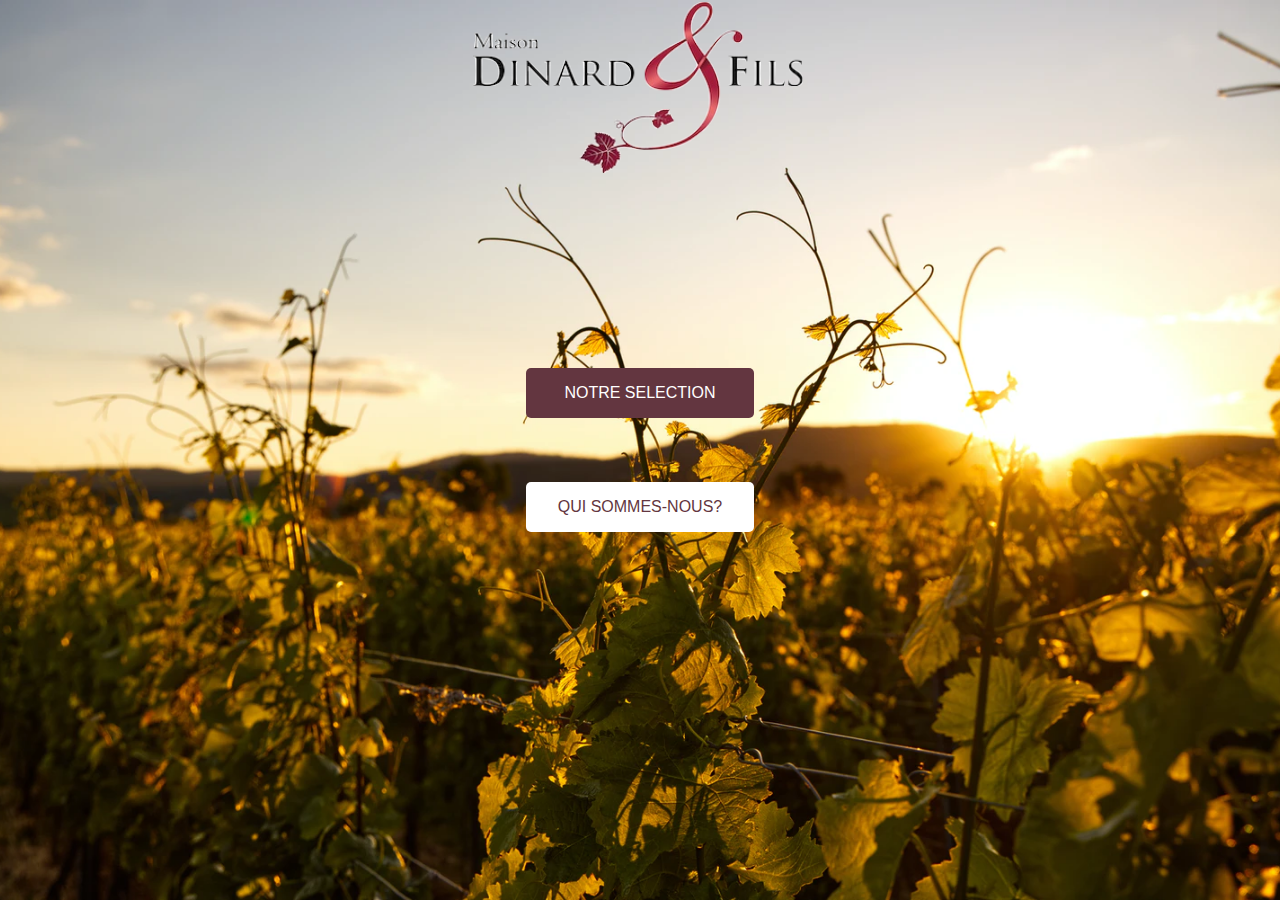
<file: index.html>
<!DOCTYPE html>
<html lang="en">
    <head>
        <meta charset="UTF-8" />
        <meta http-equiv="X-UA-Compatible" content="IE=edge" />
        <meta name="viewport" content="width=device-width, initial-scale=1.0" />
        <link rel="stylesheet" href="./style.css" />
        <link
            rel="stylesheet"
            href="https://cdnjs.cloudflare.com/ajax/libs/font-awesome/5.15.4/css/all.min.css"
        />
        <title>Maison Dinard & Fils</title>
    </head>

    <body id="index">
        <nav>
            <a href="./index.html">
                <img src="./img/logo-transparent.png" />
            </a>
        </nav>

        <div class="hero">
            <img src="./img/wineyards.jpg" alt="hero" />
            <div class="hero-links">
                <a href="./selection.html" class="shop">NOTRE SELECTION</a>
                <a href="./about.html" class="nous">QUI SOMMES-NOUS?</a>
            </div>
        </div>

        <footer>
            <p>Copyright © 2021 - Maison Dinard & Fils SAS -</p>
            <p>
                +33 (0)6 51 49 08 39 -
                <a href="mailto:pierrick.dinard@maisondinard.fr"
                    >Nous contacter par email</a
                >
            </p>
        </footer>
    </body>
</html>
</file>
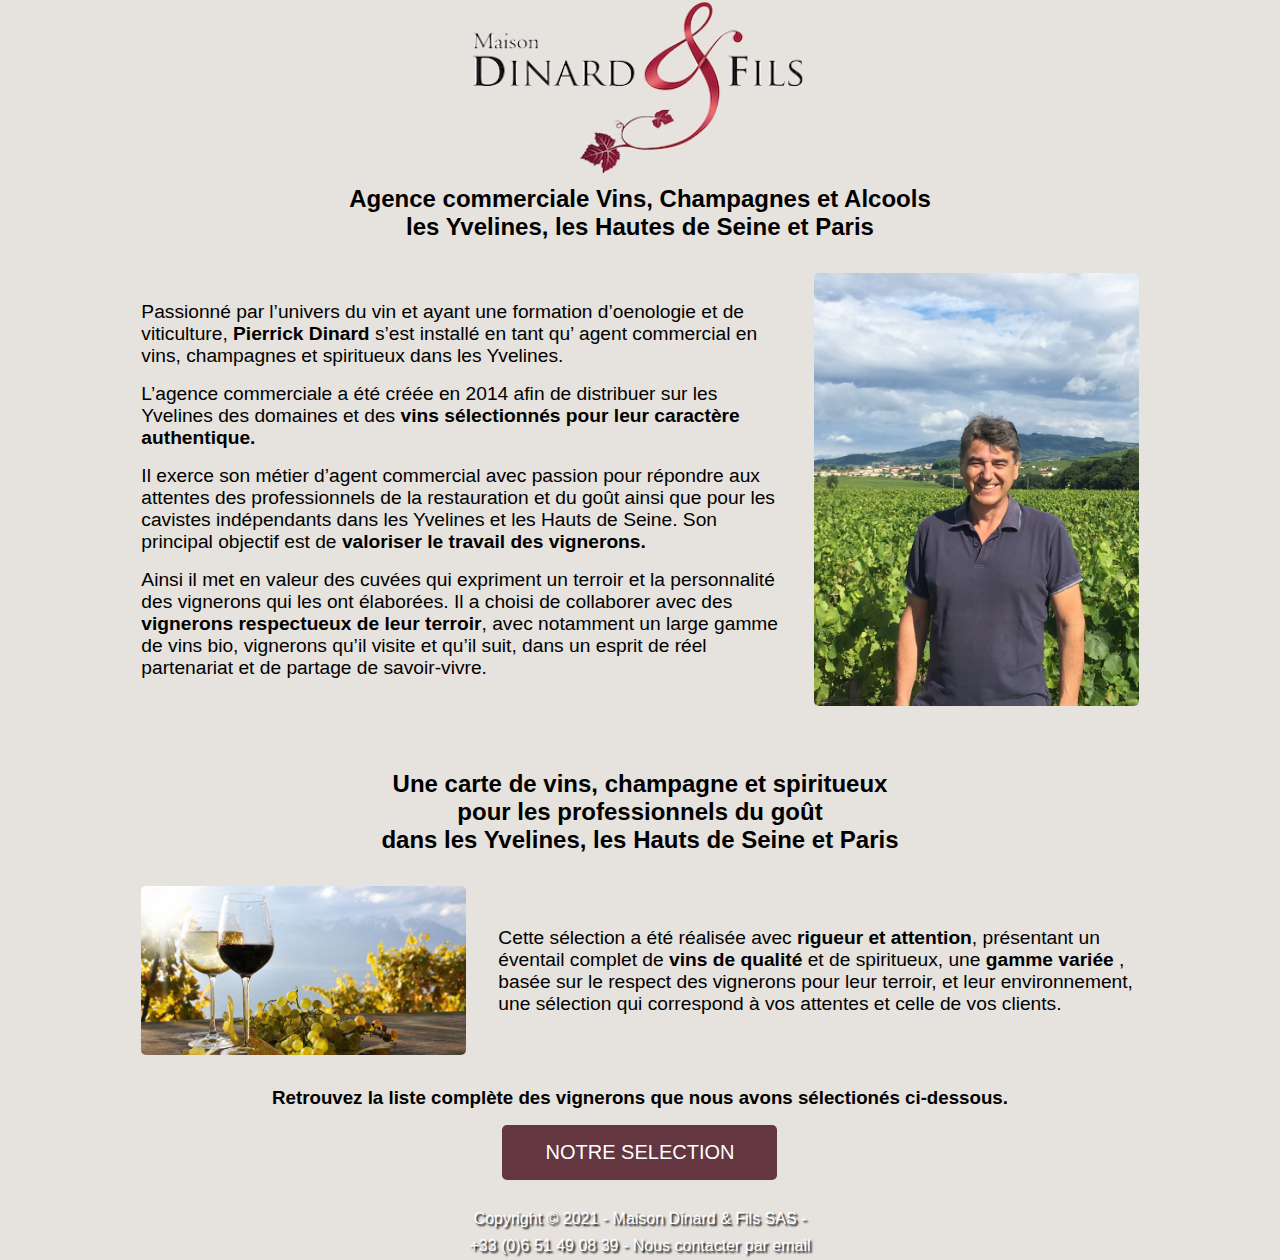
<file: about.html>
<!DOCTYPE html>
<html lang="en">
    <head>
        <meta charset="UTF-8" />
        <meta http-equiv="X-UA-Compatible" content="IE=edge" />
        <meta name="viewport" content="width=device-width, initial-scale=1.0" />
        <link rel="stylesheet" href="./style.css" />
        <link
            rel="stylesheet"
            href="https://cdnjs.cloudflare.com/ajax/libs/font-awesome/5.15.4/css/all.min.css"
        />
        <title>Maison DInard & Fils - Qui sommes-nous?</title>
    </head>

    <body>
        <nav>
            <a href="./index.html">
                <img src="./img/logo-transparent.png" />
            </a>
        </nav>

        <div class="agency">
            <h2>
                Agence commerciale Vins, Champagnes et Alcools <br />
                <span>les Yvelines, les Hautes de Seine et Paris</span>
            </h2>
            <div class="pierrick">
                <div class="txt">
                    <p>
                        Passionné par l’univers du vin et ayant une formation
                        d’oenologie et de viticulture,
                        <b>Pierrick Dinard</b> s’est installé en tant qu’ agent
                        commercial en vins, champagnes et spiritueux dans les
                        Yvelines.
                    </p>
                    <p>
                        L’agence commerciale a été créée en 2014 afin de
                        distribuer sur les Yvelines des domaines et des
                        <b
                            >vins sélectionnés pour leur caractère
                            authentique.</b
                        >
                    </p>
                    <p>
                        Il exerce son métier d’agent commercial avec passion
                        pour répondre aux attentes des professionnels de la
                        restauration et du goût ainsi que pour les cavistes
                        indépendants dans les Yvelines et les Hauts de Seine.
                        Son principal objectif est de
                        <b>valoriser le travail des vignerons.</b>
                    </p>
                    <p>
                        Ainsi il met en valeur des cuvées qui expriment un
                        terroir et la personnalité des vignerons qui les ont
                        élaborées. Il a choisi de collaborer avec des
                        <b>vignerons respectueux de leur terroir</b>, avec
                        notamment un large gamme de vins bio, vignerons qu’il
                        visite et qu’il suit, dans un esprit de réel partenariat
                        et de partage de savoir-vivre.
                    </p>
                </div>
                <img src="./img/pierrick.jpg" alt="" />
            </div>

            <h2>
                Une carte de vins, champagne et spiritueux <br />
                pour les professionnels du goût <br />
                dans les Yvelines, les Hauts de Seine et Paris
            </h2>
            <div class="carte">
                <img src="./img/vins.jpg" alt="" />
                <div class="txt">
                    <p>
                        Cette sélection a été réalisée avec
                        <b>rigueur et attention</b>, présentant un éventail
                        complet de <b>vins de qualité</b> et de spiritueux, une
                        <b>gamme variée</b> , basée sur le respect des vignerons
                        pour leur terroir, et leur environnement, une sélection
                        qui correspond à vos attentes et celle de vos clients.
                    </p>
                </div>

                <div class="forward">
                    <h3>
                        Retrouvez la liste complète des vignerons que nous avons
                        sélectionés ci-dessous.
                    </h3>
                    <a class="selection" href="./selection.html"
                        >NOTRE SELECTION
                    </a>
                </div>
            </div>
        </div>

        <footer>
            <p>Copyright © 2021 - Maison Dinard & Fils SAS -</p>
            <p>
                +33 (0)6 51 49 08 39 -
                <a href="mailto:pierrick.dinard@maisondinard.fr"
                    >Nous contacter par email</a
                >
            </p>
        </footer>
    </body>
</html>
</file>
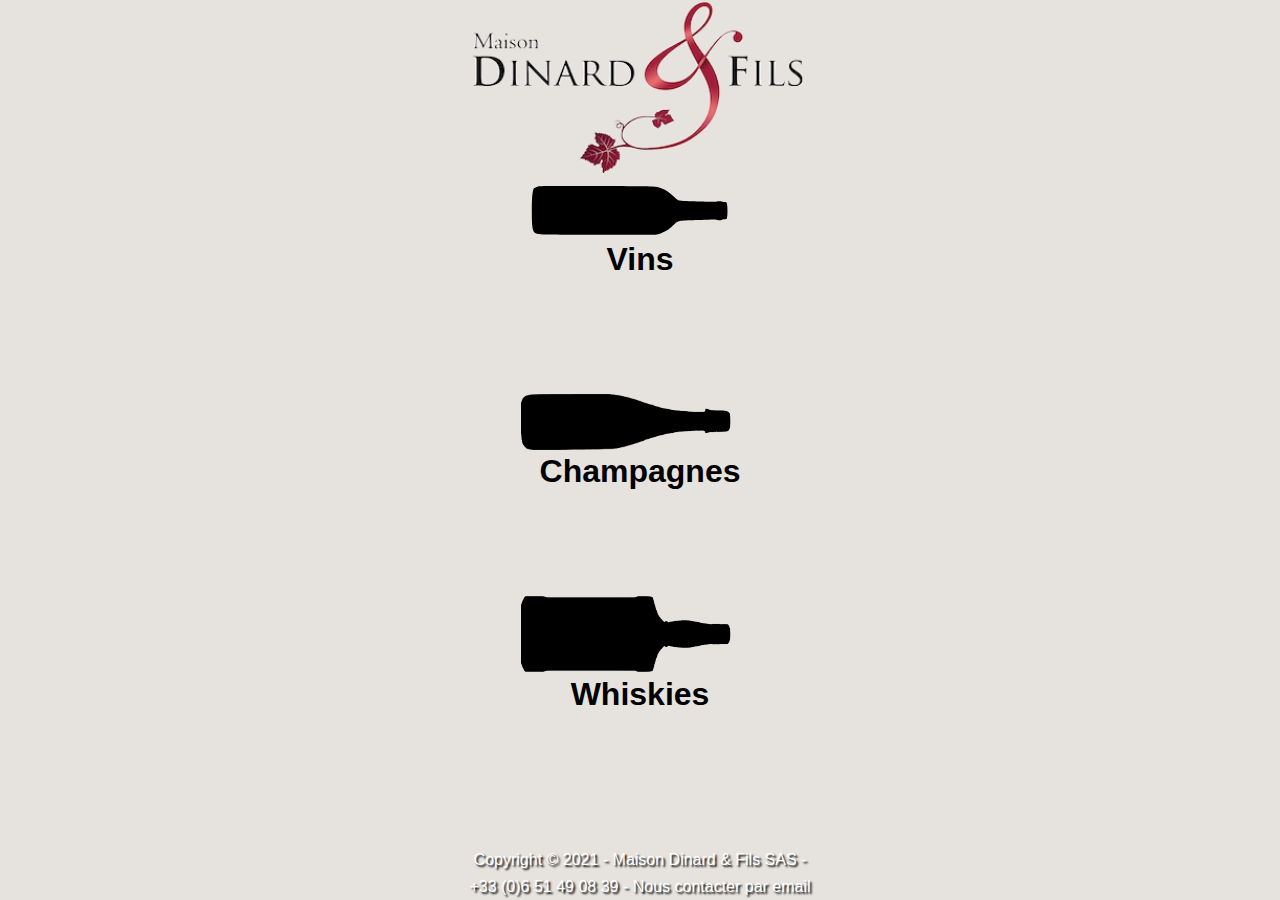
<file: selection.html>
<!DOCTYPE html>
<html lang="en">
    <head>
        <meta charset="UTF-8" />
        <meta http-equiv="X-UA-Compatible" content="IE=edge" />
        <meta name="viewport" content="width=device-width, initial-scale=1.0" />
        <link rel="stylesheet" href="./style.css" />
        <link
            rel="stylesheet"
            href="https://cdnjs.cloudflare.com/ajax/libs/font-awesome/5.15.4/css/all.min.css"
        />
        <script src="//cdn.amcharts.com/lib/4/core.js" defer></script>
        <script src="//cdn.amcharts.com/lib/4/maps.js" defer></script>
        <script src="./franceHigh.js" defer></script>
        <script src="./script.js" defer></script>
        <title>Maison Dinard & Fils - Notre Selection</title>
    </head>

    <body>
        <nav>
            <a href="./index.html">
                <img src="./img/logo-transparent.png" />
            </a>
        </nav>

        <section class="beverage-choice">
            <div class="vins">
                <img src="./img/winebottle.svg" alt="" />
                <h1>Vins</h1>
            </div>

            <div class="champagnes">
                <img src="./img/champagnebottle.svg" alt="" />
                <h1>Champagnes</h1>
            </div>

            <div class="whiskies">
                <img src="./img/whiskeybottle.svg" alt="" />
                <h1>Whiskies</h1>
            </div>
        </section>
        <a href="./PDF/Vin/BOURGOGNE/Domaine de la Ferté/givry-2018.pdf"></a>

        <section class="sectionMap invisible">
            <div class="map invisible">
                <div id="chartdiv"></div>
                <div class="mobileChoice invisible"></div>
            </div>

            <section class="mapOverlay invisible">
                <h1 class="overlayH1"></h1>
                <i class="fas fa-times close-btn"></i>
            </section>
        </section>

        <section class="champagne invisible">
            <div class="billecart">
                <img src="./img/champagne/logo-billecart.svg" alt="" />
                <div class="billecart-txt">
                    <p>
                        Le champagne de la Maison repose, avant tout, sur le
                        savoir-faire unique de ses hommes qui choient avec
                        rigueur un domaine de 100 hectares et s’approvisionnent
                        sur une superficie totale de 300 hectares en raisins
                        dans 40 crus de la Champagne.
                    </p>
                    <p>
                        La plupart des raisins utilisés pour la vinification
                        proviennent d’un rayon de 20 km autour d’Epernay, là où
                        coexistent les grands crus de Pinot Noir, de Chardonnay
                        et de Pinot Meunier dans les terres de la Montagne de
                        Reims, de la Côte des Blancs et de la Vallée de la
                        Marne.
                    </p>
                    <p>
                        Tout a commencé ici en 1818, lorsque Nicolas François
                        Billecart et Elisabeth Salmon s’unirent pour donner
                        naissance à leur Maison de Champagne. Une histoire de
                        famille puisque Louis Salmon, frère d’Elisabeth et
                        passionné d’œnologie, était impliqué dans l’élaboration
                        des vins.
                    </p>
                    <p>
                        Ainsi, depuis 7 générations, chacun des membres de la
                        famille s’attache à perpétuer la tradition familiale en
                        restant fidèle à un serment immuable :<b
                            >"privilégier la qualité, viser l’excellence".</b
                        >
                    </p>
                </div>
                <a href="javascript:;" class="discover-billecart"
                    >DECOUVRIR LA SELECTION</a
                >
            </div>

            <div class="billecart-selection invisible">
                <div class="collection">
                    <div>
                        <img
                            src="./img/champagne/billecart/Collection/Billecart-Salmon_Champagne-Brut Reserve.png"
                            alt=""
                        />
                        <h1>Brut Réserve</h1>
                    </div>
                    <div>
                        <img
                            src="./img/champagne/billecart/Collection/Billecart-Salmon_Champagne-Brut Rose.png"
                            alt=""
                        />
                        <h1>Brut Rosé</h1>
                    </div>
                    <div>
                        <img
                            src="./img/champagne/billecart/Collection/Billecart-Salmon_Champagne-Brut-nature.png"
                            alt=""
                        />
                        <h1>Brut Nature</h1>
                    </div>
                    <div>
                        <img
                            src="./img/champagne/billecart/Collection/Billecart-Salmon_Champagne-Demi-sec.png"
                            alt=""
                        />
                        <h1>Demi-sec</h1>
                    </div>
                    <div>
                        <img
                            src="./img/champagne/billecart/Collection//brut-sous-bois-1613144029468213077.png"
                            alt=""
                        />
                        <h1>Brut sous bois</h1>
                    </div>
                    <div>
                        <img
                            src="./img/champagne/billecart/Collection/Billecart-Salmon_Champagne-Brut Blanc de Blancs.png"
                            alt=""
                        />
                        <h1>Blanc des blancs</h1>
                    </div>
                </div>

                <div class="cuvees">
                    <div>
                        <img
                            src="./img/champagne/billecart/Cuvees/cuvee-elisabeth-salmon-2008-1617373414232035469.png"
                            alt=""
                        />
                        <h1>
                            Cuvée <br />
                            Elisabeth Salmon <br />
                            - 2008 -
                        </h1>
                    </div>
                    <div>
                        <img
                            src="./img/champagne/billecart/Cuvees/cuvee-louis-salmon-2007-16131460071977013918.png"
                            alt=""
                        />
                        <h1>
                            Cuvée <br />
                            Louis Salmon <br />
                            - 2007 -
                        </h1>
                    </div>
                    <div>
                        <img
                            src="./img/champagne/billecart/Cuvees/cuvee-nicolas-francois-2002-1614328065856143167.png"
                            alt=""
                        />
                        <h1>
                            Cuvée <br />
                            Nicolas François <br />
                            - 2002 -
                        </h1>
                    </div>
                    <div>
                        <img
                            src="./img/champagne/billecart/Cuvees/cuvee-nicolas-francois-2007-1613144957543396794.png"
                            alt=""
                        />
                        <h1>
                            Cuvée <br />
                            Nicolas François <br />
                            - 2007 -
                        </h1>
                    </div>
                </div>

                <div class="millesime">
                    <div>
                        <img
                            src="./img/champagne/billecart/Millesime/Billecart-Salmon_Champagne-Millesime Clos Saint-Hilaire 2003.png"
                            alt=""
                        />
                        <h1>
                            Le Clos Saint-Hilaire <br />
                            - 2003 -
                        </h1>
                    </div>
                </div>

                <div class="close-btn">
                    <i class="fas fa-times"></i>
                    <h1>Fermer</h1>
                </div>
            </div>

            <div class="drappier invisible">
                <img src="./img/champagne/logo-drappier.png" alt="" />
                <div class="drappier-txt">
                    <p>
                        Si la vigne fut plantée pour la première fois à Urville
                        par les Gallo-Romains il y a 2000 ans, c’est Saint
                        Bernard, fondateur de l’Abbaye de Clairvaux qui fit
                        construire nos caves en 1152.
                    </p>
                    <p>
                        Sept siècles plus tard, en 1808, c’est autour de ce
                        témoignage médiéval, magnifiquement préservé, où dorment
                        des cuvées, que fut créé le domaine familial dirigé
                        aujourd’hui par Michel Drappier. Terre d’accueil du
                        Pinot Noir, cépage qui « coule dans nos veines », c’est
                        à Urville que fut planté notre vignoble, cultivé selon
                        les principes du bio et du naturel.
                    </p>
                    <p>
                        Comme des « archives » de la longue histoire de notre
                        maison, nous continuons également à cultiver des cépages
                        oubliés et pourtant inoubliables : le Fromenteau,
                        l’Arbane, le Petit Meslier et le Blanc Vrai.
                    </p>
                    <p>
                        Aujourd’hui, à l’excellence sophistiquée parfois
                        surfaite, nous préférons
                        <b> l’authenticité et le naturel.</b> Grâce notamment à
                        un très faible dosage et un usage extrêmement modéré des
                        sulfites, dont la cuvée Brut Nature Sans Soufre est
                        l’aboutissement, nous mettons en exergue les multiples
                        facettes de nos terroirs et de nos vinifications.
                    </p>
                </div>
                <a href="javascript:;" class="discover-drappier"
                    >DECOUVRIR LA SELECTION</a
                >
            </div>
            <div class="drappier-selection invisible">
                <div>
                    <div>
                        <img
                            src="./img/champagne/drappier/carte-dor.png"
                            alt=""
                        />
                        <h1>Carte d'Or</h1>
                    </div>
                    <div>
                        <img
                            src="./img/champagne/drappier/brut-nature.png"
                            alt=""
                        />
                        <h1>Brut Nature</h1>
                    </div>
                    <div>
                        <img
                            src="./img/champagne/drappier/sans-souffre.png"
                            alt=""
                        />
                        <h1>
                            Brut Nature <br />
                            Sans souffre
                        </h1>
                    </div>
                    <div>
                        <img
                            src="./img/champagne/drappier/clarevallis.png"
                            alt=""
                        />
                        <h1>Clarevallis</h1>
                    </div>
                </div>
                <div>
                    <div>
                        <img
                            src="./img/champagne/drappier/rose-de-saignee.png"
                            alt=""
                        />
                        <h1>Rose de Saignée</h1>
                    </div>
                    <div>
                        <img
                            src="./img/champagne/drappier/blanc-de-blancs.png"
                            alt=""
                        />
                        <h1>Blanc de blancs</h1>
                    </div>
                    <div>
                        <img
                            src="./img/champagne/drappier/brut-nature-rose.png"
                            alt=""
                        />
                        <h1>Brut Nature Rosé</h1>
                    </div>
                    <div>
                        <img
                            src="./img/champagne/drappier/charles-de-gaulle.png"
                            alt=""
                        />
                        <h1>Charles de Gaulle</h1>
                    </div>
                </div>
                <div>
                    <div>
                        <img
                            src="./img/champagne/drappier/grande-sendree.png"
                            alt=""
                        />
                        <h1>Grande Sandrée</h1>
                    </div>
                    <div>
                        <img
                            src="./img/champagne/drappier/grande-sendree-rose.png"
                            alt=""
                        />
                        <h1>Grande Sendrée Rosé</h1>
                    </div>
                    <div>
                        <img
                            src="./img/champagne/drappier/millesime-exception.png"
                            alt=""
                        />
                        <h1>Millésime d'Exception</h1>
                    </div>
                    <div>
                        <img
                            src="./img/champagne/drappier/quattuor.png"
                            alt=""
                        />
                        <h1>Quattuor</h1>
                    </div>
                </div>

                <div class="close-btn">
                    <i class="fas fa-times"></i>
                    <h1>Fermer</h1>
                </div>
            </div>
        </section>

        <footer>
            <p>Copyright © 2021 - Maison Dinard & Fils SAS -</p>
            <p>
                +33 (0)6 51 49 08 39 -
                <a href="mailto:pierrick.dinard@maisondinard.fr"
                    >Nous contacter par email</a
                >
            </p>
        </footer>
    </body>
</html>
</file>
<file: style.css>
:root {
    --main: hsla(32, 15%, 77%, 0.5);
    --accent: hsl(347, 29%, 30%);
}

* {
    box-sizing: border-box;
    padding: 0;
    margin: 0;
}

html {
    scroll-behavior: smooth;
    overflow-x: hidden;
    position: relative;
}

body {
    font-family: Helvetica, sans-serif;
    background-color: var(--main);
    width: 100vw;
    min-height: 100vh;
    overflow-x: hidden;
    display: grid;
}

#index {
    overflow: hidden;
}

/* Commons */
img {
    max-width: 100%;
    max-height: 100%;
}

a {
    text-decoration: none;
    color: #fff;
}

i {
    font-size: 48px;
}

/* Javascript */
.invisible {
    display: none !important;
    position: absolute;
}

.blur {
    filter: opacity(0.1);
}

/* Nav */
nav {
    height: 10vh;
    width: 100%;
    display: grid;
    place-items: center;
    overflow: visible;
    text-align: center;
    margin-bottom: -10vh;
    z-index: 1;
}

nav img {
    height: 175px;
    max-height: none;
}

/* Hero */
.hero {
    position: relative;
    display: grid;
    place-items: center;
    text-align: center;
    height: 100vh;
    width: 100vw;
}

.hero img {
    object-fit: cover;
    width: 100%;
    height: 100%;
}

.hero-links {
    position: absolute;
    display: grid;
    gap: 4rem;
}

.hero a {
    padding: 1rem 2rem;
    background-color: #fff;
    border-radius: 5px;
    transition: scale 0.3s ease;
}

.hero a:hover {
    scale: 1.05;
    transition: scale 0.3s ease-out;
}

.hero .nous {
    color: var(--accent);
}

.hero .shop {
    background-color: var(--accent);
    color: #fff;
}

@keyframes shake {
    0% {
    }

    50% {
        transform: translate(-50%, 15px);
    }
}

/* Agency */
.agency {
    margin: 185px auto 2rem auto;
    max-width: 1200px;
    padding: 0 2rem;
}

.agency h2 {
    text-align: center;
    max-width: 50ch;
    margin: 0 auto;
}

.agency span {
    font-size: 1.5rem;
}

.agency .pierrick {
    margin: 2rem 0 4rem 0;
    display: flex;
    flex-wrap: wrap;
    gap: 2rem;
    justify-content: center;
}

.txt {
    max-width: 60ch;
    font-size: 1.2rem;
    display: flex;
    flex-direction: column;
    gap: 1rem;
    justify-content: center;
}

.agency .pierrick img,
.agency .carte img {
    border-radius: 5px;
    max-width: 325px;
    max-height: 435px;
    object-fit: contain;
}

/* Vins */
.carte {
    margin: 2rem 0;
    display: flex;
    gap: 2rem;
    flex-wrap: wrap;
    justify-content: center;
}

.carte .forward {
    display: grid;
}

.carte a {
    padding: 1rem 2rem;
    margin: 1rem auto;
    border-radius: 5px;
    width: 275px;
    background-color: var(--accent);
    color: #fff;
    text-align: center;
    font-size: 1.25rem;
}

/* Beverage Choice */
.beverage-choice {
    width: clamp(150px, 75%, 1200px);
    height: 75%;
    display: grid;
    margin: 0 auto;
}

.beverage-choice div {
    height: 20vh;
    margin-top: 2rem;
    display: grid;
    place-self: center;
    place-items: center;
    transition: all 0.5s ease;
    transform: rotate(90deg);
    z-index: 2;
}

.beverage-choice div:hover {
    transition: all 0.5s ease;
    transform: rotate(0deg);
    cursor: pointer;
}

.beverage-choice div h1 {
    color: #000;
    position: absolute;
    transform: rotate(-90deg) translateY(135%);
    font-size: 2rem;
}

.beverage-choice .whiskies h1 {
    transform: rotate(-90deg) translateY(165%);
}

.beverage-choice div img {
    max-width: 200px;
    max-height: 210px;
    transform: translateY(-25%);
}

/* Wine section */
.mobileChoice {
    margin: 0 auto;
}

.mobileChoice .selection {
    display: flex;
    flex-direction: column;
    place-items: center;
    gap: 1rem;
}

.mobileChoice ul {
    list-style-type: none;
    text-align: center;
}

.mobileChoice li {
    margin-bottom: 0.2rem;
}

.mobileChoice a {
    display: flex;
    gap: 1rem;
    color: var(--accent);
}

.mobileChoice ul i {
    font-size: 1.5rem;
}

/* Champagne section */
.champagne {
    margin: 4vh 0 10vh 0;
    padding: 2rem;
    display: flex;
    gap: 6rem;
    flex-wrap: wrap;
    place-self: center;
    place-content: center;
    max-width: 1920px;
}

.champagne p {
    font-size: 1.1rem;
    line-height: 1.5;
}

.champagne a {
    text-align: center;
    font-size: 1.1rem;
    padding: 1rem 2rem;
    background-color: var(--accent);
    border-radius: 5px;
    width: 325px;
    margin: 0 auto;
}

/* Champagne - Intros */
.billecart,
.drappier {
    display: grid;
    max-width: 800px;
}

.billecart img,
.drappier img {
    align-self: center;
    margin: 2rem;
    max-width: 225px;
    place-self: center;
}

.billecart-txt,
.drappier-txt {
    display: flex;
    flex-direction: row;
    flex-wrap: wrap;
    gap: 2rem 1rem;
    justify-content: center;
    margin-bottom: 2rem;
}

.billecart-txt p,
.drappier-txt p {
    max-width: 40ch;
    font-size: 1.1rem;
    line-height: 1.6;
}

.billecart-selection,
.drappier-selection {
    background-color: rgba(255, 255, 255, 0.25);
    border-radius: 25px;
    padding: 2rem;
    position: relative;
    text-align: center;
}

.billecart-selection > div,
.drappier-selection > div {
    display: flex;
    flex-wrap: wrap;
    justify-content: center;
}

.billecart-selection div div,
.drappier-selection div div {
    margin-bottom: 2rem;
}

.billecart-selection > div img {
    max-width: 190px;
    margin-bottom: -1rem;
}

.drappier-selection > div img {
    max-height: 210px;
    padding: 0 4rem;
}

.cuvees {
    margin-top: 2rem;
    background-color: rgba(255, 255, 255, 0.25);
    border-radius: 25px;
    padding: 1rem;
}

.millesime {
    margin-top: 2rem;
}

.close-btn {
    z-index: 100;
    flex-direction: column;
    align-items: center;
    position: absolute;
    top: 0.5rem;
    right: 0.75rem;
    cursor: pointer;
    gap: 0.1rem !important;
}

/* Map - France/regions*/
.sectionMap {
    display: flex;
    flex-wrap: wrap;
    place-items: center;
    height: 100vh;
    width: 100vw;
}

.map {
    display: grid;
    overflow: hidden;
    z-index: 2;
    width: 100%;
    max-width: 600px;
    margin: 0 auto;
}

#chartdiv {
    height: 50vh;
}

.mapOverlay {
    position: absolute;
    top: 50%;
    left: 50%;
    transform: translate(-50%, -50%);
    min-width: 350px;
    background-color: hsl(0, 25%, 91%);
    border-radius: 25px;
    overflow: hidden;
    border: 1px white solid;
    z-index: 2;
}

.mapOverlayDesktop {
    position: relative;
    top: 0;
    left: 0;
    transform: none;
    width: 400px;
    margin: auto auto auto 0;
}

.mapOverlay .overlayH1 {
    background-color: var(--accent);
    color: #fff;
    text-align: center;
    padding: 0.5rem;
    font-size: 1.35rem;
}

.mapOverlay .fa-times {
    color: #fff;
}

.mapOverlay > * > p {
    display: flex;
    align-items: center;
    gap: 0.5rem;
    font-weight: bold;
    font-size: 1.1rem;
    color: #000;
    padding: 0 0.5rem;
}

.mapOverlay .fa-caret-down,
.mapOverlay .fa-times {
    font-size: 1.5rem;
}

.domainDiv {
    padding: 0.5rem 0 0 0;
}

.domainDiv > p {
    cursor: pointer;
    padding-bottom: 0.25rem;
}

.domainDiv:hover {
    background-color: rgba(255, 255, 255, 0.6);
}

.cepagesDiv {
    padding: 0 0 0 2rem;
}

.cepagesInnerDiv {
    padding-bottom: 1rem;
}

.cepagesInnerDiv a {
    color: var(--accent);
    display: flex;
    gap: 0.5rem;
}

.cepagesInnerDiv a i {
    font-size: 1rem;
}

.cepagesInnerDiv h4 {
    color: var(--accent);
    padding-bottom: 0.25rem;
    font-weight: bold;
}

.cepagesInnerDiv .chateauDiv {
    display: flex;
    /* flex-wrap: wrap; */
    position: relative;
    padding-bottom: 0.25rem;
}

.cepagesInnerDiv .chateauDiv .color {
    opacity: 50%;
    padding-left: 0.5rem;
}

/* Footer */
footer {
    display: grid;
    place-items: center;
    position: absolute;
    bottom: 0;
    width: 100%;
    height: 6vh;
    color: #fff;
    text-shadow: 2px 2px 2px rgba(0, 0, 0, 1);
    z-index: -1;
}

@media screen and (min-width: 1080px) {
    .beverage-choice .vins a h1 {
        transform: rotate(-90deg) translate(-30px, 55px);
    }

    .beverage-choice .champagnes a h1 {
        transform: rotate(-90deg) translate(-20px, 55px);
    }

    .beverage-choice .whiskies a h1 {
        transform: rotate(-90deg) translate(-40px, 70px);
    }

    .beverage-choice div img {
        transform: translateY(0);
    }

    .billecart-selection,
    .drappier-selection {
        background-color: rgba(255, 255, 255, 0.25);
        border-radius: 25px;
        padding: 2rem;
        position: absolute;
        top: 50%;
        left: 50%;
        transform: translate(-50%, -50%);
        width: 80%;
        z-index: 2;
    }

    .billecart-selection > div,
    .drappier-selection > div {
        display: flex;
        flex-wrap: wrap;
        justify-content: center;
        gap: 2rem;
    }

    .drappier-selection > div > div {
        min-width: 250px !important;
    }

    .billecart-selection img,
    .drappier-selection img {
        max-width: 190px;
        max-height: 210px;
        cursor: pointer;
    }

    .billecart-selection div div,
    .drappier-selection div div {
        margin-bottom: 0rem;
    }

    .billecart-selection > div > div > h1,
    .drappier-selection > div > div > h1 {
        text-align: center;
    }

    .cuvees,
    .millesime {
        margin-top: 0;
        background-color: rgba(255, 255, 255, 0);
    }
}
</file>
